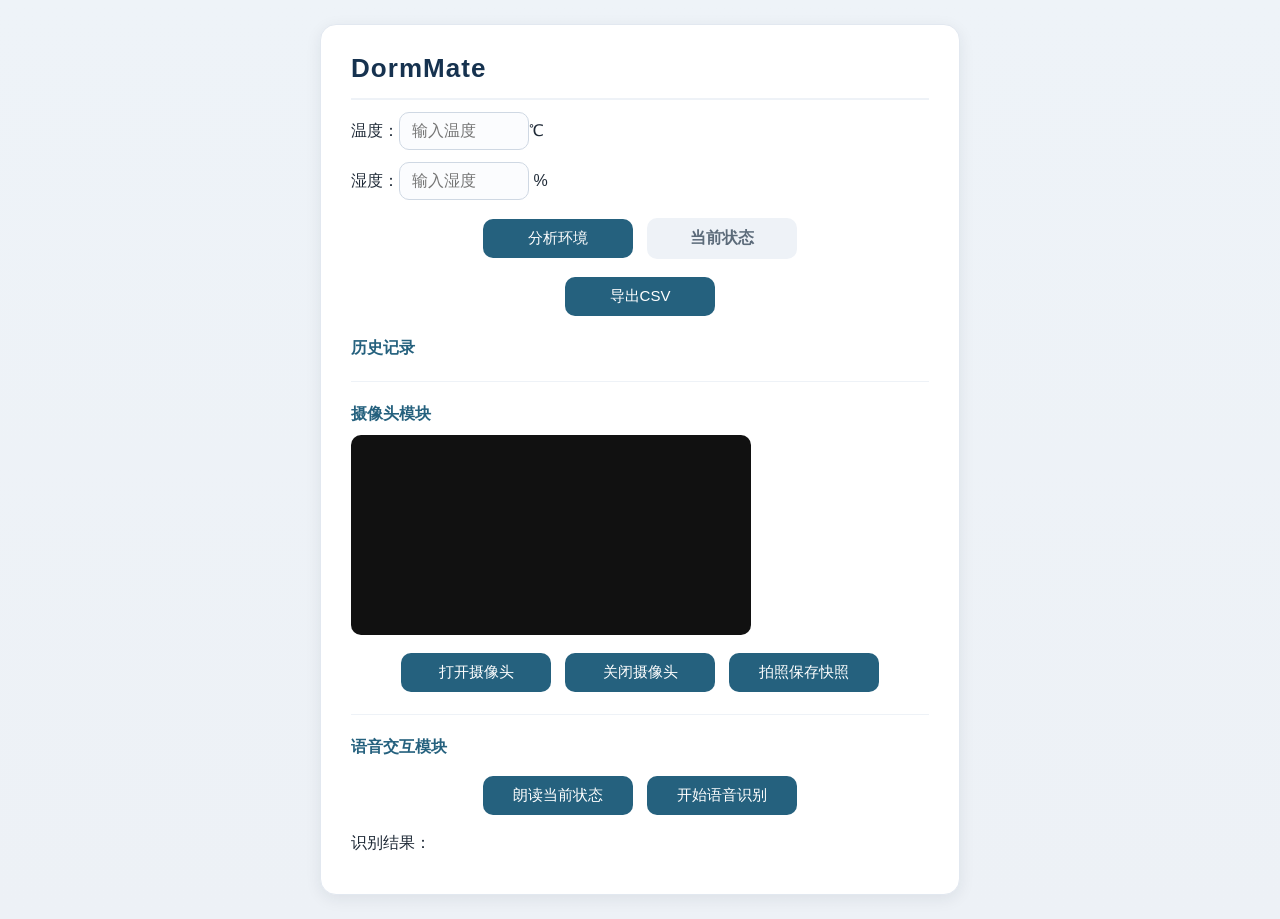
<file: web/index.html>
<!DOCTYPE html>
<html lang="zh-CN">
<head>
    <meta charset="UTF-8">
    <title>DormMate</title>
    <!-- 引入外部css -->
    <link rel="stylesheet" href="style.css">
</head>
<body>
    <div class="card">
        <h1>DormMate</h1>

        <div class="line-item">
            温度：<input type="text" id="tempInput" placeholder="输入温度">℃
        </div>
        <div class="line-item">
            湿度：<input type="text" id="humInput" placeholder="输入湿度"> %
        </div>

        <div class="action-row">
            <button id="analyseBtn">分析环境</button>
            <span class="status-box" id="statusText">当前状态</span>
        </div>
        <div class="line-item">
            <span id="adviceText"></span>
        </div>

        <div class="action-row">
            <button onclick="exportCSV()">导出CSV</button>
        </div>

        <h3>历史记录</h3>
        <div id="historyList"></div>

        <hr>
        <h3>摄像头模块</h3>
        <video id="video" autoplay playsinline width="400"></video>
        <canvas id="canvas" style="display:none;"></canvas>
        <div class="action-row">
            <button id="openCamBtn">打开摄像头</button>
            <button id="closeCamBtn">关闭摄像头</button>
            <button id="takePhotoBtn">拍照保存快照</button>
        </div>

        <hr>
        <h3>语音交互模块</h3>
        <div class="action-row">
            <button id="ttsBtn">朗读当前状态</button>
            <button id="startAsrBtn">开始语音识别</button>
        </div>
        <div class="line-item">
            识别结果：<span id="asrResultText"></span>
        </div>
    </div>

    <!-- 引入js文件 -->
    <script src="script.js"></script>
</body>
</html>
</file>
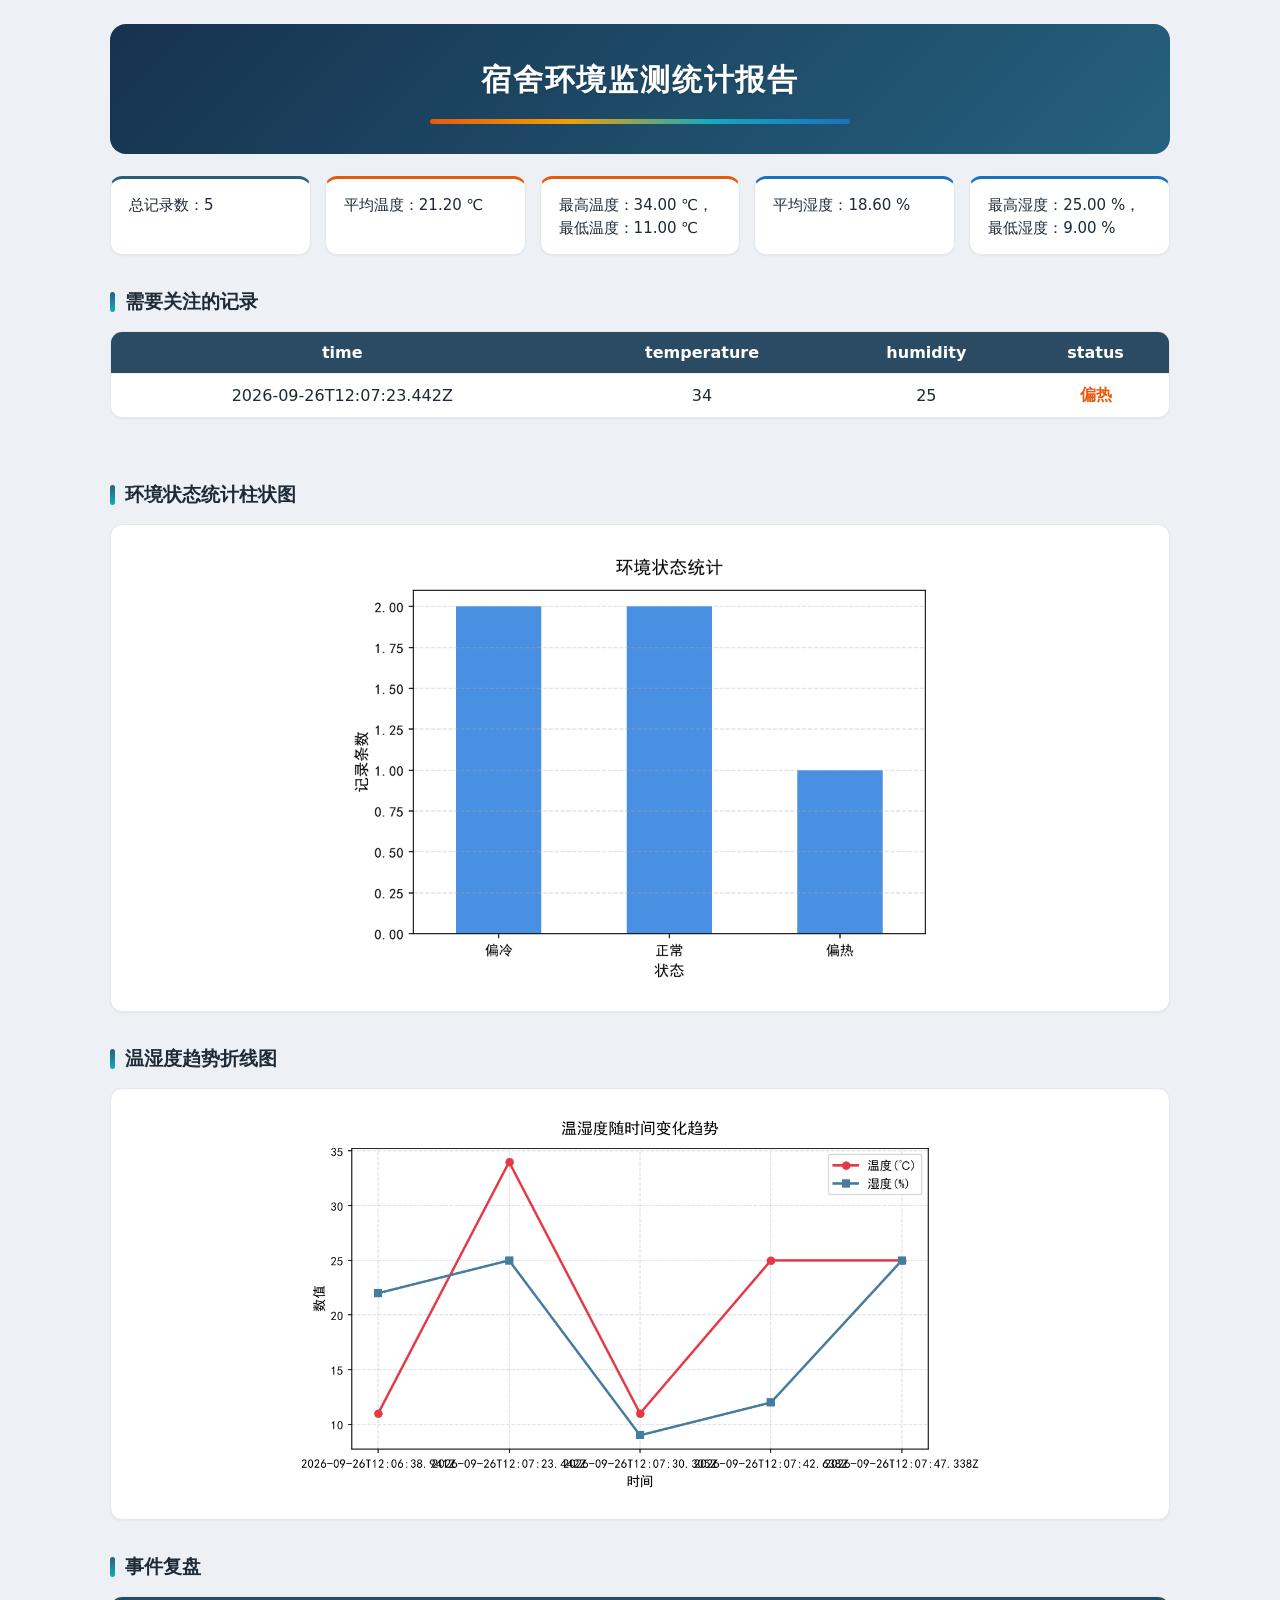
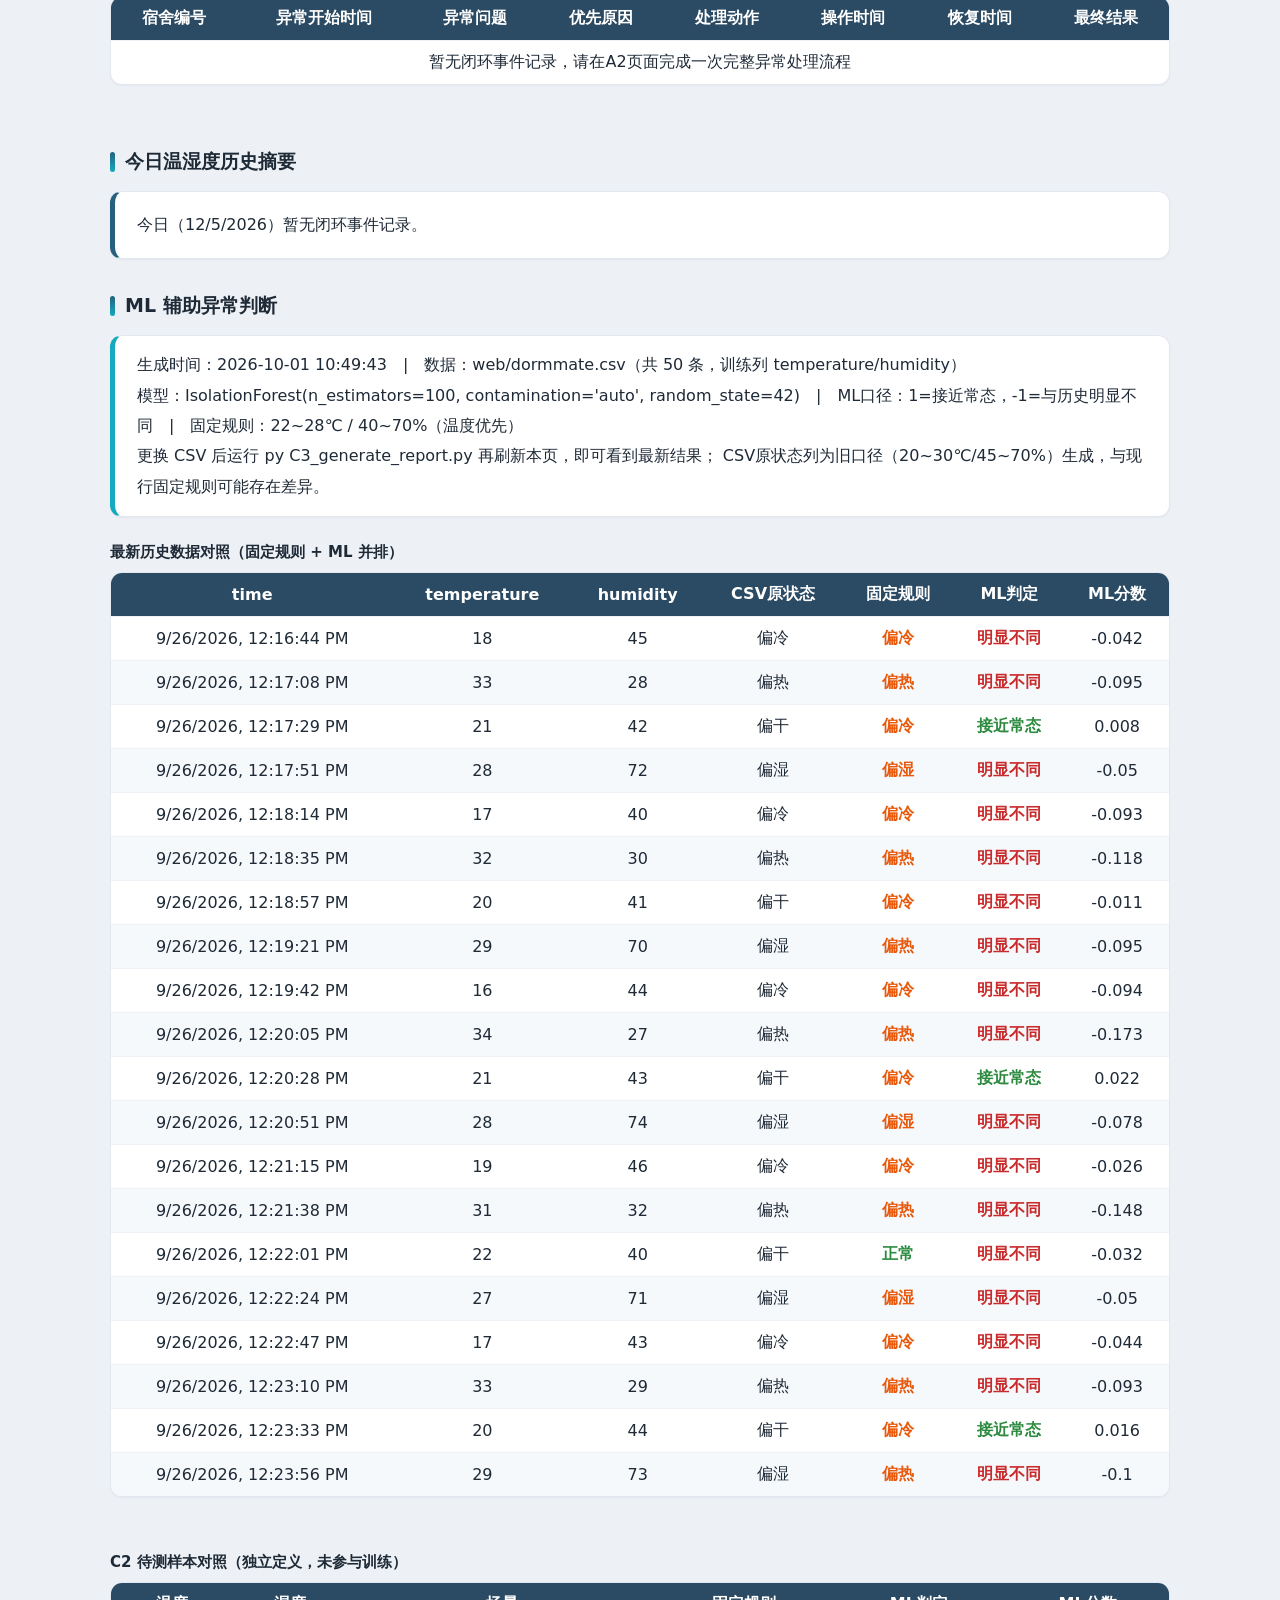
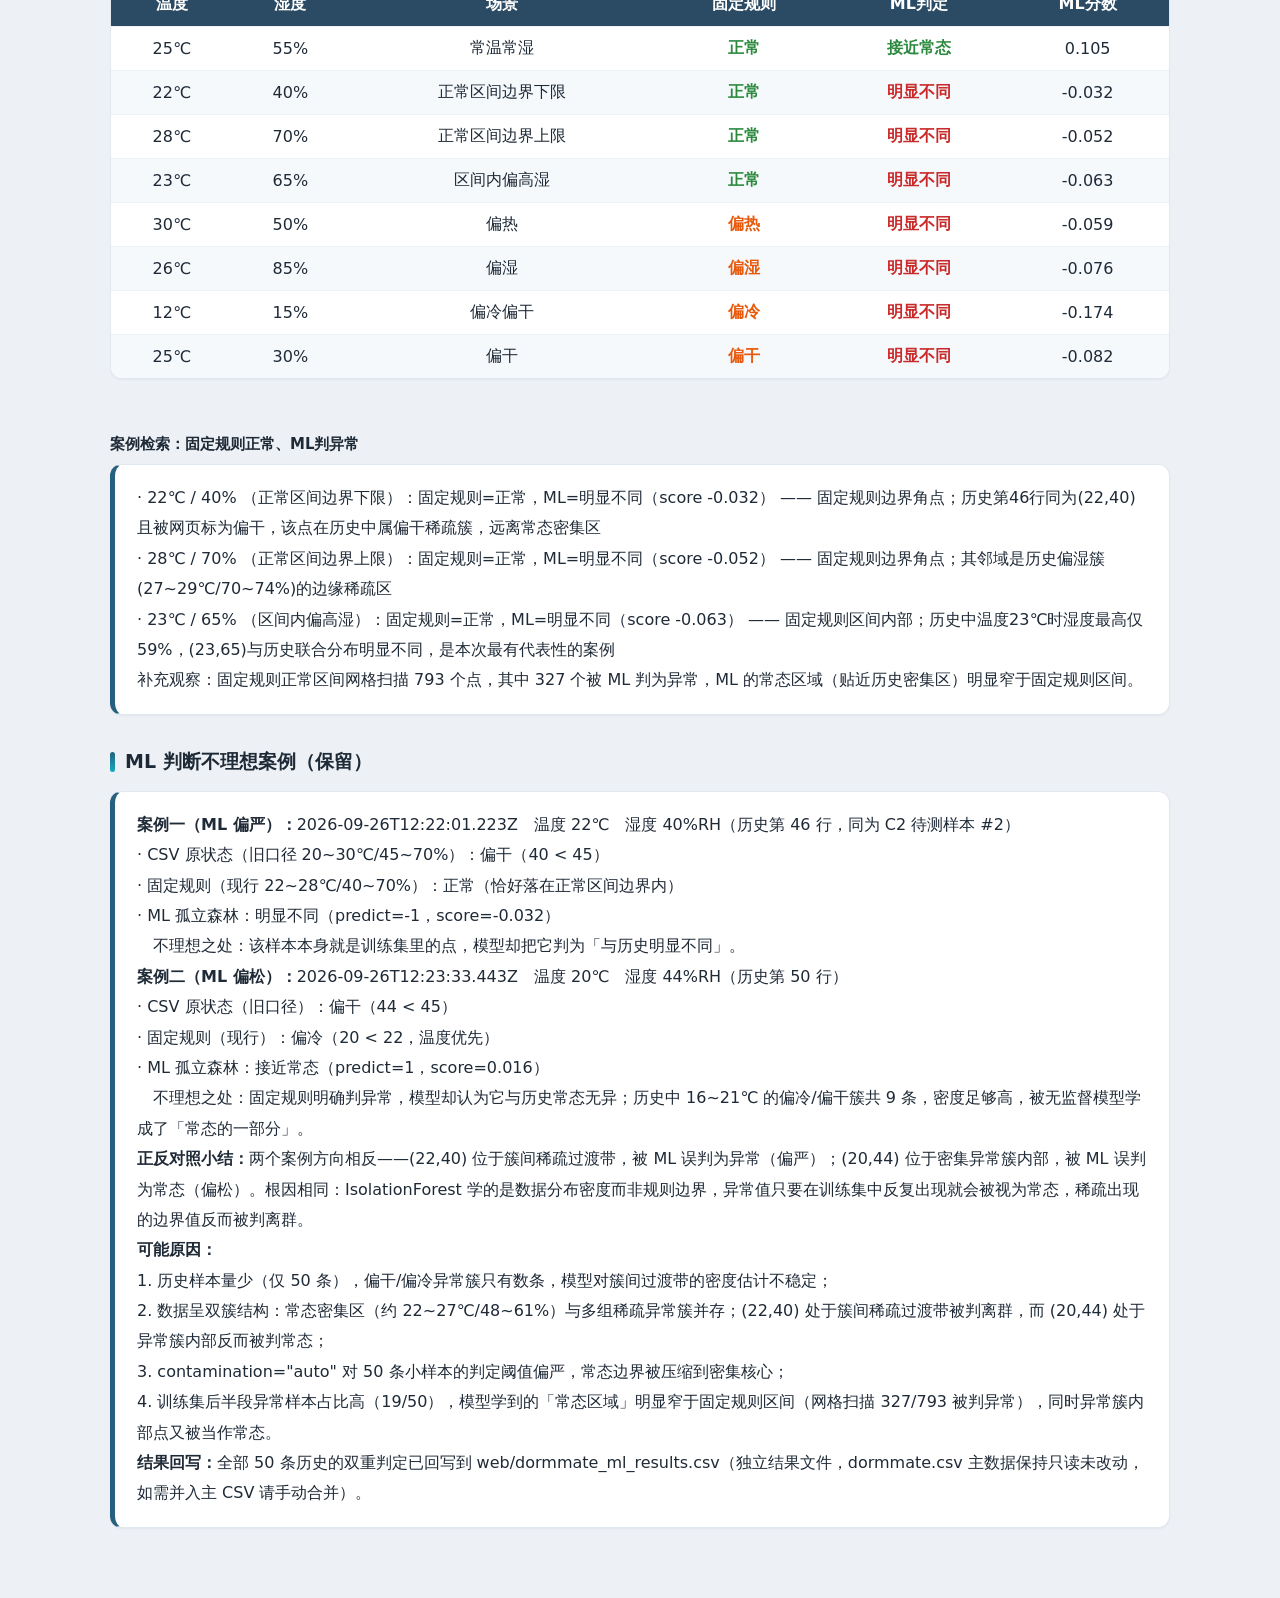
<file: report.html>
<html>
<head>
<meta charset="utf-8">
<title>宿舍环境统计报告</title>
<!-- C3：ML 辅助判断数据文件（由 C3_generate_report.py 生成，纯静态加载，无后端） -->
<script src="report_data.js"></script>
<style>
*{
    box-sizing: border-box;
}
body{
    max-width: 1100px;
    margin: 0 auto;
    padding: 24px 20px 40px;
    font-family: "Segoe UI", "PingFang SC", "Microsoft YaHei", system-ui, sans-serif;
    background-color: #edf1f6;
    color: #1f2a37;
}
/* 报告封面：深蓝渐变横幅 + 温湿度渐变光谱线 */
.report-hero{
    background: linear-gradient(135deg, #16324f 0%, #25617e 100%);
    border-radius: 16px;
    padding: 36px 30px 30px;
    margin-bottom: 22px;
    text-align: center;
}
.report-hero h1{
    margin: 0;
    color: #ffffff;
    font-size: 30px;
    font-weight: 700;
    letter-spacing: .06em;
    text-shadow: 0 1px 2px rgba(0,0,0,.2);
}
.spectrum{
    height: 5px;
    max-width: 420px;
    margin: 18px auto 0;
    border-radius: 3px;
    background: linear-gradient(90deg, #e8590c, #f59f00, #15aabf, #1971c2);
}
.container{
    padding: 0;
}
/* 章节标题：左侧渐变竖条 */
.container h2{
    display: flex;
    align-items: center;
    gap: 10px;
    margin: 34px 0 16px;
    font-size: 19px;
    font-weight: 700;
    color: #1f2a37;
    text-align: left;
}
.container h2::before{
    content: "";
    width: 5px;
    height: 20px;
    border-radius: 3px;
    background: linear-gradient(180deg, #25617e, #15aabf);
}
/* 统计卡片（温度橙 / 湿度蓝 顶边着色） */
.stats-grid{
    display: grid;
    grid-template-columns: repeat(auto-fit, minmax(200px, 1fr));
    gap: 14px;
}
.stats-grid p{
    margin: 0;
    padding: 15px 18px;
    background: #ffffff;
    border: 1px solid #e2e8f0;
    border-top: 3px solid #25617e;
    border-radius: 12px;
    box-shadow: 0 1px 2px rgba(31,42,55,.05);
    font-size: 15px;
    line-height: 1.5;
    font-variant-numeric: tabular-nums;
}
.stats-grid p.stat-temp{
    border-top-color: #e8590c;
}
.stats-grid p.stat-hum{
    border-top-color: #1971c2;
}
/* 数据表格：白色卡片风格 */
.table-scroll{
    overflow-x: auto;
}
table.dataframe{
    width: 100%;
    margin: 0 0 30px;
    border: 1px solid #e2e8f0;
    border-radius: 12px;
    border-collapse: separate;
    border-spacing: 0;
    overflow: hidden;
    background: #ffffff;
    box-shadow: 0 1px 2px rgba(31,42,55,.05);
}
table.dataframe th, table.dataframe td{
    padding: 11px 10px;
    text-align: center;
    white-space: nowrap;
}
table.dataframe th{
    background: #2b4a63;
    color: #ffffff;
    font-weight: 600;
}
table.dataframe td{
    border-top: 1px solid #eef2f7;
    color: #1f2a37;
}
table.dataframe tr:nth-child(even){
    background: #f6f9fc;
}
table.dataframe tbody tr:hover{
    background: #eef5fa;
}
.attention-table td:last-child{
    color: #e8590c;
    font-weight: 600;
}
/* 图表卡片 */
.chart-card{
    background: #ffffff;
    border: 1px solid #e2e8f0;
    border-radius: 12px;
    box-shadow: 0 1px 2px rgba(31,42,55,.05);
    padding: 18px;
    margin-bottom: 30px;
}
.chart-card img{
    display: block;
    max-width: 100%;
    height: auto;
    margin: 0 auto;
    border-radius: 6px;
}
/* ========== B3 今日摘要样式 ========== */
.b3-summary{
    background: #ffffff;
    border: 1px solid #e2e8f0;
    border-left: 5px solid #25617e;
    border-radius: 12px;
    box-shadow: 0 1px 2px rgba(31,42,55,.05);
    padding: 18px 22px;
    margin: 0 0 30px;
    max-width: 100%;
    line-height: 1.9;
    color: #1f2a37;
    text-align: left;
}
@media (max-width: 640px){
    .report-hero h1{
        font-size: 23px;
    }
    .container h2{
        font-size: 17px;
    }
}
/* ========== C3 ML 辅助异常判断样式 ========== */
.ml-model-card{
    background: #ffffff;
    border: 1px solid #e2e8f0;
    border-left: 5px solid #15aabf;
    border-radius: 12px;
    box-shadow: 0 1px 2px rgba(31,42,55,.05);
    padding: 14px 22px;
    margin: 0 0 18px;
    line-height: 1.9;
    color: #1f2a37;
    text-align: left;
}
.ml-sub{
    margin: 26px 0 10px;
    font-size: 15px;
    font-weight: 700;
    color: #1f2a37;
    text-align: left;
}
.rule-normal{color: #2b8a3e; font-weight: 600;}
.rule-warn{color: #e8590c; font-weight: 600;}
.ml-normal{color: #2b8a3e; font-weight: 600;}
.ml-abnormal{color: #c92a2a; font-weight: 600;}
</style>
</head>
<body>
<header class="report-hero">
    <h1>宿舍环境监测统计报告</h1>
    <div class="spectrum" aria-hidden="true"></div>
</header>

<div class="container">
    <div class="stats-grid">
    <p>总记录数：5</p>
    <p class="stat-temp">平均温度：21.20 ℃</p>
    <p class="stat-temp">最高温度：34.00 ℃，最低温度：11.00 ℃</p>
    <p class="stat-hum">平均湿度：18.60 %</p>
    <p class="stat-hum">最高湿度：25.00 %，最低湿度：9.00 %</p>
    </div>

    <h2>需要关注的记录</h2>
    <div class="table-scroll">
    <table class="dataframe attention-table">
      <thead>
        <tr>
          <th>time</th>
          <th>temperature</th>
          <th>humidity</th>
          <th>status</th>
        </tr>
      </thead>
      <tbody>
        <tr>
          <td>2026-09-26T12:07:23.442Z</td>
          <td>34</td>
          <td>25</td>
          <td>偏热</td>
        </tr>
      </tbody>
    </table>
    </div>

    <h2>环境状态统计柱状图</h2>
    <div class="chart-card"><img src="chart.png" width="600"></div>

    <h2>温湿度趋势折线图</h2>
    <div class="chart-card"><img src="trend.png" width="700"></div>

    <!-- ========== A4 事件复盘表格 ========== -->
    <h2>事件复盘</h2>
    <div class="table-scroll">
    <table class="dataframe">
      <thead>
        <tr>
          <th>宿舍编号</th>
          <th>异常开始时间</th>
          <th>异常问题</th>
          <th>优先原因</th>
          <th>处理动作</th>
          <th>操作时间</th>
          <th>恢复时间</th>
          <th>最终结果</th>
        </tr>
      </thead>
      <tbody id="eventTbody">
      </tbody>
    </table>
    </div>

    <!-- ========== B3 今日温湿度历史摘要 ========== -->
    <h2>今日温湿度历史摘要</h2>
    <div id="b3Summary" class="b3-summary"></div>

    <!-- ========== C3 ML 辅助异常判断（读取 report_data.js，纯静态无后端） ========== -->
    <h2>ML 辅助异常判断</h2>
    <div id="mlModelCard" class="ml-model-card"></div>

    <div class="ml-sub">最新历史数据对照（固定规则 + ML 并排）</div>
    <div class="table-scroll">
    <table class="dataframe">
      <thead>
        <tr>
          <th>time</th>
          <th>temperature</th>
          <th>humidity</th>
          <th>CSV原状态</th>
          <th>固定规则</th>
          <th>ML判定</th>
          <th>ML分数</th>
        </tr>
      </thead>
      <tbody id="mlHistoryTbody">
      </tbody>
    </table>
    </div>

    <div class="ml-sub">C2 待测样本对照（独立定义，未参与训练）</div>
    <div class="table-scroll">
    <table class="dataframe">
      <thead>
        <tr>
          <th>温度</th>
          <th>湿度</th>
          <th>场景</th>
          <th>固定规则</th>
          <th>ML判定</th>
          <th>ML分数</th>
        </tr>
      </thead>
      <tbody id="mlTestTbody">
      </tbody>
    </table>
    </div>

    <div class="ml-sub">案例检索：固定规则正常、ML判异常</div>
    <div id="mlCases" class="b3-summary"></div>

    <!-- ========== C4 ML 判断不理想案例（保留，静态文字说明） ========== -->
    <h2>ML 判断不理想案例（保留）</h2>
    <div class="b3-summary">
      <div><b>案例一（ML 偏严）：</b>2026-09-26T12:22:01.223Z　温度 22℃　湿度 40%RH（历史第 46 行，同为 C2 待测样本 #2）</div>
      <div>· CSV 原状态（旧口径 20~30℃/45~70%）：偏干（40 &lt; 45）</div>
      <div>· 固定规则（现行 22~28℃/40~70%）：正常（恰好落在正常区间边界内）</div>
      <div>· ML 孤立森林：明显不同（predict=-1，score=-0.032）</div>
      <div>　不理想之处：该样本本身就是训练集里的点，模型却把它判为「与历史明显不同」。</div>

      <div><b>案例二（ML 偏松）：</b>2026-09-26T12:23:33.443Z　温度 20℃　湿度 44%RH（历史第 50 行）</div>
      <div>· CSV 原状态（旧口径）：偏干（44 &lt; 45）</div>
      <div>· 固定规则（现行）：偏冷（20 &lt; 22，温度优先）</div>
      <div>· ML 孤立森林：接近常态（predict=1，score=0.016）</div>
      <div>　不理想之处：固定规则明确判异常，模型却认为它与历史常态无异；历史中 16~21℃ 的偏冷/偏干簇共 9 条，密度足够高，被无监督模型学成了「常态的一部分」。</div>

      <div><b>正反对照小结：</b>两个案例方向相反——(22,40) 位于簇间稀疏过渡带，被 ML 误判为异常（偏严）；(20,44) 位于密集异常簇内部，被 ML 误判为常态（偏松）。根因相同：IsolationForest 学的是数据分布密度而非规则边界，异常值只要在训练集中反复出现就会被视为常态，稀疏出现的边界值反而被判离群。</div>

      <div><b>可能原因：</b></div>
      <div>1. 历史样本量少（仅 50 条），偏干/偏冷异常簇只有数条，模型对簇间过渡带的密度估计不稳定；</div>
      <div>2. 数据呈双簇结构：常态密集区（约 22~27℃/48~61%）与多组稀疏异常簇并存；(22,40) 处于簇间稀疏过渡带被判离群，而 (20,44) 处于异常簇内部反而被判常态；</div>
      <div>3. contamination="auto" 对 50 条小样本的判定阈值偏严，常态边界被压缩到密集核心；</div>
      <div>4. 训练集后半段异常样本占比高（19/50），模型学到的「常态区域」明显窄于固定规则区间（网格扫描 327/793 被判异常），同时异常簇内部点又被当作常态。</div>
      <div><b>结果回写：</b>全部 50 条历史的双重判定已回写到 web/dormmate_ml_results.csv（独立结果文件，dormmate.csv 主数据保持只读未改动，如需并入主 CSV 请手动合并）。</div>
    </div>
</div>

<script>
// 读取A2页面保存到localStorage的事件记录
function renderEventTable(){
    const records = JSON.parse(localStorage.getItem("eventRecords") || "[]");
    const tbody = document.getElementById("eventTbody");
    tbody.innerHTML = "";
    if(records.length === 0){
        const tr = document.createElement("tr");
        tr.innerHTML = "<td colspan='8'>暂无闭环事件记录，请在A2页面完成一次完整异常处理流程</td>";
        tbody.appendChild(tr);
        return;
    }
    records.forEach(item=>{
        const tr = document.createElement("tr");
        tr.innerHTML = `
            <td>${item.dormId}</td>
            <td>${item.startTime}</td>
            <td>${item.abnormalProblem}</td>
            <td>${item.priorityReason}</td>
            <td>${item.actionText}</td>
            <td>${item.actionTime}</td>
            <td>${item.recoverTime}</td>
            <td>${item.finalResult}</td>
        `;
        tbody.appendChild(tr);
    })
}
// 页面加载完成渲染
window.onload = function(){
    renderEventTable();
}

// ========== B3 今日温湿度历史摘要（只读 localStorage eventRecords，不修改A4代码） ==========
// 判断事件是否为今日：startTime 是 A2 的 toLocaleString 字符串，取日期部分与今日 toLocaleDateString 比对
function isTodayEvent(item){
    const today = new Date().toLocaleDateString();
    const dayPart = (item.startTime || "").split(" ")[0];
    return dayPart === today;
}

// 解析 A2 保存的时间字符串，空值或解析失败返回 null
function parseTime(str){
    if(!str) return null;
    const t = new Date(str);
    return isNaN(t.getTime()) ? null : t.getTime();
}

// 处理时长（分钟），起止时间任一为空/非法则返回 null
function diffMinutes(start, end){
    const a = parseTime(start), b = parseTime(end);
    if(a === null || b === null) return null;
    return Math.round((b - a) / 60000);
}

// B3 渲染：自动筛选今日闭环事件，汇总统计并输出文字摘要
function renderB3Summary(){
    const box = document.getElementById("b3Summary");
    box.innerHTML = "";
    const records = JSON.parse(localStorage.getItem("eventRecords") || "[]");
    const todayEvents = records.filter(isTodayEvent);
    const today = new Date().toLocaleDateString();

    if(todayEvents.length === 0){
        const div = document.createElement("div");
        div.innerText = `今日（${today}）暂无闭环事件记录。`;
        box.appendChild(div);
        return;
    }

    // 按宿舍聚合：事件数、异常类型、处理时长；同时统计类型分布与首/末事件
    const byDorm = {};
    const typeCount = {};
    let firstEv = todayEvents[0], lastEv = todayEvents[0];
    todayEvents.forEach(ev => {
        const d = byDorm[ev.dormId] || (byDorm[ev.dormId] = { count: 0, types: {}, durations: [] });
        d.count++;
        const type = ev.abnormalProblem || "未知";
        d.types[type] = (d.types[type] || 0) + 1;
        typeCount[type] = (typeCount[type] || 0) + 1;
        const m = diffMinutes(ev.startTime, ev.recoverTime);
        if(m !== null) d.durations.push(m);
        // 首起/最近一起：优先按解析后的时间比较，解析失败回退字符串比较
        const key = parseTime(ev.startTime) ?? ev.startTime;
        if(key < (parseTime(firstEv.startTime) ?? firstEv.startTime)) firstEv = ev;
        if(key > (parseTime(lastEv.startTime) ?? lastEv.startTime)) lastEv = ev;
    });

    const addLine = text => {
        const div = document.createElement("div");
        div.innerText = text;
        box.appendChild(div);
    };

    const dormCount = Object.keys(byDorm).length;
    addLine(`今日（${today}）共闭环 ${todayEvents.length} 起异常事件，涉及 ${dormCount} 个宿舍：`);

    // dorm-a/b/c 固定顺序在前，其余宿舍按字母序
    Object.keys(byDorm).sort((x,y) => {
        const order = ["dorm-a","dorm-b","dorm-c"];
        const ix = order.indexOf(x), iy = order.indexOf(y);
        if(ix !== -1 || iy !== -1){
            if(ix === -1) return 1;
            if(iy === -1) return -1;
            return ix - iy;
        }
        return x.localeCompare(y);
    }).forEach(id => {
        const d = byDorm[id];
        const typeText = Object.entries(d.types).map(([t,c]) => t + "×" + c).join("、");
        const avg = d.durations.length > 0 ? Math.round(d.durations.reduce((s,v)=>s+v,0) / d.durations.length) : null;
        const avgText = avg !== null ? `，平均处理时长 ${avg} 分钟` : "";
        addLine(`· ${id}：${d.count} 起（${typeText}）${avgText}`);
    });

    const typeText = Object.entries(typeCount)
        .sort((a,b) => b[1] - a[1])
        .map(([t,c]) => `${t} ${c} 起`).join("、");
    addLine(`今日异常类型分布：${typeText}`);

    const timePart = ev => (ev.startTime || "").split(" ").slice(1).join(" ");
    addLine(`今日首起事件 ${timePart(firstEv)}（${firstEv.dormId} ${firstEv.abnormalProblem}），最近一起 ${timePart(lastEv)}（${lastEv.dormId} ${lastEv.abnormalProblem}）。`);
}

// 页面加载立即渲染（脚本位于 body 末尾，DOM 已就绪）
renderB3Summary();
// 其他标签页（如A2页面）写入 eventRecords 时自动刷新摘要
window.addEventListener("storage", function(e){
    if(e.key === "eventRecords") renderB3Summary();
});
// ==============================================================

// ========== C3 ML 辅助异常判断（数据来自 report_data.js，纯静态加载） ==========
function fmtTime(t){
    const d = new Date(t);
    return isNaN(d.getTime()) ? t : d.toLocaleString();
}
function mlCell(v){
    return v === 1
        ? '<span class="ml-normal">接近常态</span>'
        : '<span class="ml-abnormal">明显不同</span>';
}
function ruleCell(r){
    const cls = r === "正常" ? "rule-normal" : "rule-warn";
    return `<span class="${cls}">${r}</span>`;
}
function renderMLModule(){
    const d = window.REPORT_DATA;
    const card = document.getElementById("mlModelCard");
    if(!d){
        card.innerHTML = "未找到 report_data.js：请先运行 <b>py C3_generate_report.py</b> 生成数据，再刷新本页。";
        return;
    }

    card.innerHTML = `
        生成时间：${d.generated_at}　|　数据：${d.csv}（共 ${d.train_rows} 条，训练列 temperature/humidity）<br>
        模型：${d.model}　|　ML口径：1=接近常态，-1=与历史明显不同　|　固定规则：22~28℃ / 40~70%（温度优先）<br>
        更换 CSV 后运行 py C3_generate_report.py 再刷新本页，即可看到最新结果；
        CSV原状态列为旧口径（20~30℃/45~70%）生成，与现行固定规则可能存在差异。`;

    // 表1：最新历史数据对照（回顾性打分：模型基于全量历史训练）
    const ht = document.getElementById("mlHistoryTbody");
    ht.innerHTML = "";
    d.history.forEach(r=>{
        const tr = document.createElement("tr");
        tr.innerHTML = `
            <td>${fmtTime(r.time)}</td>
            <td>${r.temperature}</td>
            <td>${r.humidity}</td>
            <td>${r.csv_status}</td>
            <td>${ruleCell(r.rule)}</td>
            <td>${mlCell(r.ml)}</td>
            <td>${r.ml_score}</td>`;
        ht.appendChild(tr);
    });

    // 表2：C2 待测样本对照（独立定义、未参与训练）
    const tt = document.getElementById("mlTestTbody");
    tt.innerHTML = "";
    d.test_samples.forEach(r=>{
        const tr = document.createElement("tr");
        tr.innerHTML = `
            <td>${r.temp}℃</td>
            <td>${r.hum}%</td>
            <td>${r.desc}</td>
            <td>${ruleCell(r.rule)}</td>
            <td>${mlCell(r.ml)}</td>
            <td>${r.ml_score}</td>`;
        tt.appendChild(tr);
    });

    // 案例检索
    const box = document.getElementById("mlCases");
    box.innerHTML = "";
    if(d.cases.length === 0){
        box.innerText = "本次未找到「固定规则判定正常、ML判定异常」的案例（如实记录）。";
    }else{
        d.cases.forEach(c=>{
            const div = document.createElement("div");
            div.innerText = `· ${c.temp}℃ / ${c.hum}% （${c.desc}）：固定规则=正常，ML=明显不同（score ${c.ml_score}）` +
                (c.note ? ` —— ${c.note}` : "");
            box.appendChild(div);
        });
        const g = document.createElement("div");
        g.innerText = `补充观察：固定规则正常区间网格扫描 ${d.grid.total} 个点，其中 ${d.grid.anomaly} 个被 ML 判为异常，` +
            `ML 的常态区域（贴近历史密集区）明显窄于固定规则区间。`;
        box.appendChild(g);
    }
}
// 页面加载立即渲染
renderMLModule();
// ==============================================================
</script>
</body>
</html>
</file>
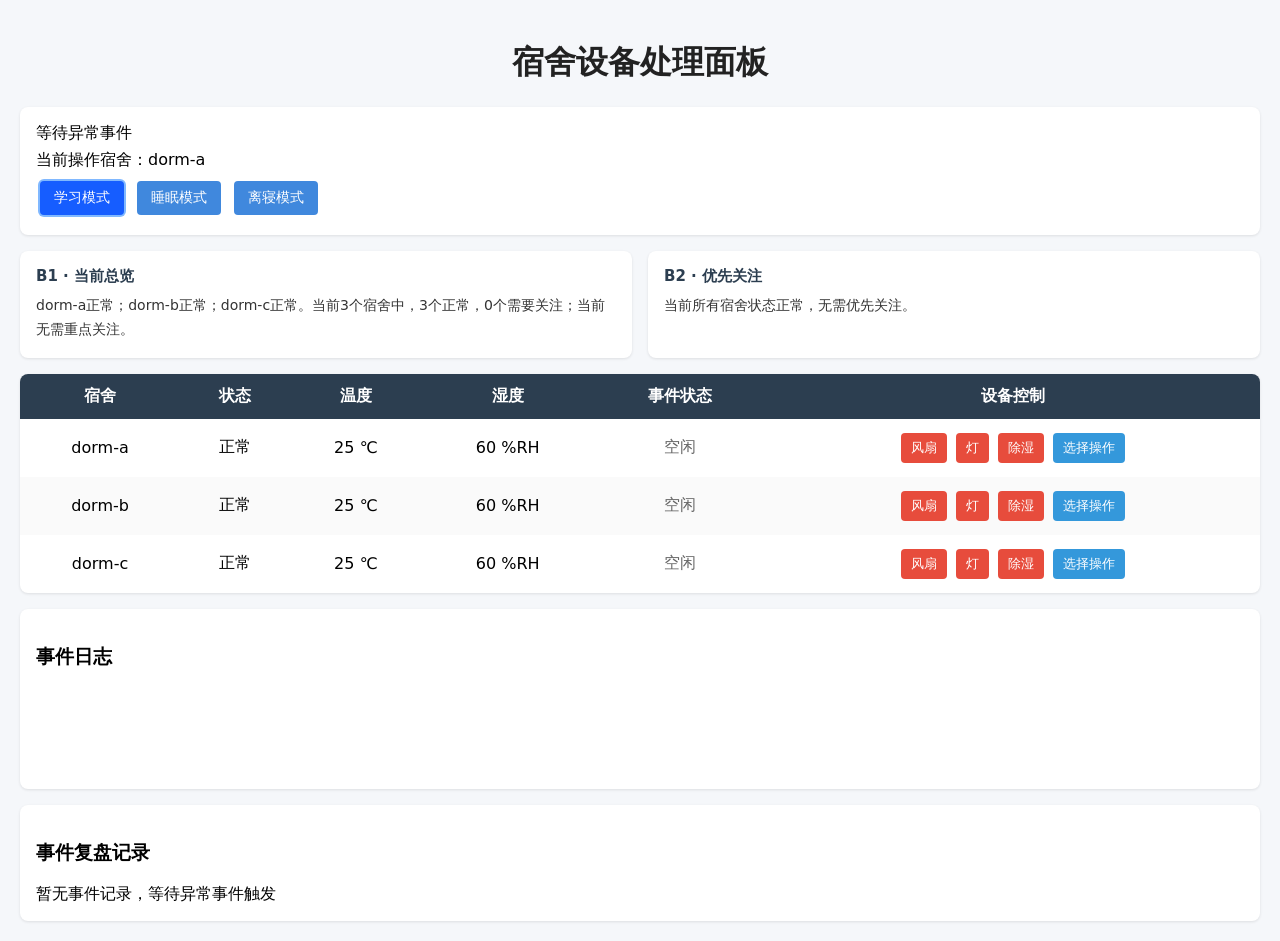
<file: web/A2.html>
<!DOCTYPE html>
<html lang="zh-CN">
<head>
    <meta charset="UTF-8">
    <title>A2 宿舍设备处理面板</title>
    <style>
        *{box-sizing:border-box;font-family:system-ui,sans-serif;}
        body{padding:20px;margin:0;background:#f5f7fa;}
        h1{text-align:center;color:#222;}
        .state-box{background:#fff;padding:16px;border-radius:8px;margin-bottom:16px;box-shadow:0 1px 3px #0000001a;}
        .mode-buttons button{padding:8px 14px;margin:4px;border:none;border-radius:4px;background:#4088dd;color:white;font-size:14px;cursor:pointer;}
        .mode-buttons button.active{
            background:#165DFF !important;
            box-shadow:0 0 0 2px #80b8ff;
        }
        table{width:100%;border-collapse:collapse;background:#fff;border-radius:8px;overflow:hidden;box-shadow:0 1px 3px #0000001a;margin-bottom:16px;}
        th,td{padding:12px;text-align:center;}
        th{background:#2c3e50;color:#fff;}
        tr:nth-child(even){background:#fafafa;}
        button{padding:6px 10px;margin:2px;border:none;border-radius:4px;color:#fff;cursor:pointer;font-size:13px;}
        .btn-fan{background:#e74c3c;}
        .btn-light{background:#e74c3c;}
        .btn-dehumid{background:#e74c3c;}
        /* =====新增绿色按钮样式===== */
        .btn-fan-on{background:#27ae60;}
        .btn-light-on{background:#27ae60;}
        .btn-dehumid-on{background:#27ae60;}
        .log-area{background:#fff;padding:16px;border-radius:8px;box-shadow:0 1px 3px #0000001a;min-height:180px;}
        /* A3事件状态文字颜色 */
        .status-idle{color:#666;}
        .status-handling{color:#ff9900;font-weight:bold;}
        .status-recovered{color:#00aa44;font-weight:bold;}
        /* ========= A4新增复盘面板样式 ========= */
        .event-panel{background:#fff;padding:16px;border-radius:8px;box-shadow:0 1px 3px #0000001a;margin-top:16px;}
        .event-item{border-bottom:1px solid #eee;padding:10px 0;}
        /* ========= B1/B2新增面板样式 ========= */
        .b-panel{display:flex;flex-wrap:wrap;gap:16px;margin-bottom:16px;}
        .b-card{flex:1;min-width:280px;background:#fff;padding:16px;border-radius:8px;box-shadow:0 1px 3px #0000001a;}
        .b-card h3{margin:0 0 8px;color:#2c3e50;font-size:15px;}
        .b-text{color:#333;line-height:1.7;font-size:14px;min-height:48px;word-break:break-all;}
    </style>
</head>
<body>
    <h1>宿舍设备处理面板</h1>

    <div class="state-box">
        <div>等待异常事件</div>
        <div style="margin:6px 0;" id="currentDormShow">事件状态: 等待</div>
        <div class="mode-buttons">
            <button id="btnStudy">学习模式</button>
            <button id="btnSleep">睡眠模式</button>
            <button id="btnAway">离寝模式</button>
        </div>
    </div>

    <!-- ========= B1/B2新增：实时总览与优先关注面板 ========= -->
    <div class="b-panel">
        <div class="b-card">
            <h3>B1 · 当前总览</h3>
            <div id="b1Text" class="b-text">数据加载中…</div>
        </div>
        <div class="b-card">
            <h3>B2 · 优先关注</h3>
            <div id="b2Text" class="b-text">数据加载中…</div>
        </div>
    </div>

    <table>
        <thead>
            <tr>
                <th>宿舍</th>
                <th>状态</th>
                <th>温度</th>
                <th>湿度</th>
                <th>事件状态</th>
                <th>设备控制</th>
            </tr>
        </thead>
        <tbody id="tableBody">
            <!-- 表格内容JS渲染 -->
        </tbody>
    </table>

    <div class="log-area">
        <h3>事件日志</h3>
        <div id="logBox"></div>
    </div>

    <!-- ========= A4新增：事件复盘记录面板 ========= -->
    <div class="event-panel">
        <h3>事件复盘记录</h3>
        <div id="eventBox"></div>
    </div>

<script src="mqtt.min.js"></script>
<script>
// 初始化宿舍状态，新增processStatus：idle空闲 / handling处理中 / recovered已恢复
const dormStatusData = {
    "dorm-a": {
        fan: false,
        light: false,
        dehumidifier: false,
        status: "正常",
        temp: 25,
        hum: 60,
        mode:"study",
        processStatus:"idle"
    },
    "dorm-b": {
        fan: false,
        light: false,
        dehumidifier: false,
        status: "正常",
        temp: 25,
        hum: 60,
        mode:"study",
        processStatus:"idle"
    },
    "dorm-c": {
        fan: false,
        light: false,
        dehumidifier: false,
        status: "正常",
        temp: 25,
        hum: 60,
        mode:"study",
        processStatus:"idle"
    }
};
// 当前选中用来切换模式的宿舍
let selectedDorm = "dorm-a";

// ===================== A4 新增全局事件存储 =====================
let eventList = [];

// 获取当前宿舍正在进行的事件（一个宿舍同一时间只能有1个未结束事件）
function getActiveEvent(dormId) {
    return eventList.find(ev => ev.dorm === dormId && ev.endTime === null);
}

// 创建新事件记录
function createNewEvent(dormId, abnormalMsg) {
    const newEvent = {
        dorm: dormId,
        startTime: new Date().toLocaleString(),
        abnormalInfo: abnormalMsg,
        priorityReason: "连续异常时长更长，优先处理",
        actionList: [],
        actionTimeList: [],
        endTime: null,
        finalResult: ""
    };
    eventList.push(newEvent);
    renderEventPanel();
    return newEvent;
}

// 【A4核心】把完整闭环事件保存到localStorage，供report.html读取
function saveEventToLocalStorage(finishEvent){
    // 读取已有记录
    let savedRecords = JSON.parse(localStorage.getItem("eventRecords") || "[]");
    // 组装老师要求的7个字段
    const storeItem = {
        dormId: finishEvent.dorm,
        startTime: finishEvent.startTime,
        abnormalProblem: finishEvent.abnormalInfo,
        priorityReason: finishEvent.priorityReason,
        actionText: finishEvent.actionList.join("；"),
        actionTime: finishEvent.actionTimeList.join("；"),
        recoverTime: finishEvent.endTime,
        finalResult: finishEvent.finalResult
    }
    savedRecords.push(storeItem);
    localStorage.setItem("eventRecords", JSON.stringify(savedRecords));
}

// 渲染A4复盘面板
function renderEventPanel() {
    const box = document.getElementById("eventBox");
    box.innerHTML = "";
    if (eventList.length === 0) {
        box.innerHTML = "<div>暂无事件记录，等待异常事件触发</div>";
        return;
    }
    eventList.forEach(ev => {
        const div = document.createElement("div");
        div.className = "event-item";
        const actionText = ev.actionList.length > 0 ? ev.actionList.join("；") : "无";
        const actionTimeText = ev.actionTimeList.length > 0 ? ev.actionTimeList.join("；") : "无";
        div.innerHTML = `
            <div><strong>宿舍：${ev.dorm}</strong></div>
            <div>开始时间：${ev.startTime}</div>
            <div>异常信息：${ev.abnormalInfo}</div>
            <div>优先原因：${ev.priorityReason}</div>
            <div>处理动作：${actionText}</div>
            <div>动作时间：${actionTimeText}</div>
            <div>恢复时间：${ev.endTime ?? "仍在处理中"}</div>
            <div>最终结果：${ev.finalResult ?? "等待数据验证"}</div>
        `;
        box.appendChild(div);
    })
}
// ==============================================================

// 【A4补充】闭环事件：标记恢复时间与结果并持久化保存（A3恢复验证与正常报文自动闭环共用）
function closeActiveEvent(dormId){
    const ev = getActiveEvent(dormId);
    if(!ev) return;
    ev.endTime = new Date().toLocaleString();
    ev.finalResult = "环境指标恢复正常，事件闭环";
    saveEventToLocalStorage(ev);
    addLog(`${new Date().toLocaleTimeString()} | ${dormId} | 事件闭环，已保存复盘记录`);
    renderEventPanel();
}

// MQTT客户端
const client = mqtt.connect('ws://127.0.0.1:8083/mqtt');
client.on('connect', ()=>{
    console.log("A2 MQTT连接成功");
    client.subscribe('dormmate/+/env');
    client.subscribe('dormmate/mode');
})

// A3核心函数：收到新环境数据，自动判断是否恢复
function checkRecover(dormId, newTemp, newHum){
    const dorm = dormStatusData[dormId];
    // 只有处于【处理中】状态才执行判断
    if(dorm.processStatus !== "handling") return;

    // 正常区间：温度22~28℃，湿度40~70%RH
    const isNormal = (newTemp >= 22 && newTemp <= 28) && (newHum >= 40 && newHum <=70);
    if(isNormal){
        dorm.processStatus = "recovered";
        dorm.status = "正常";
        addLog(`${new Date().toLocaleTimeString()} | ${dormId} | 监测到数据恢复正常，事件结束`);
        // ========= A4：事件标记结束，写入恢复结果并持久化存储 =========
        closeActiveEvent(dormId);
    }else{
        addLog(`${new Date().toLocaleTimeString()} | ${dormId} | 数据仍异常，继续监测`);
    }
}

// 接收环境数据
client.on('message', function(topic, payload){
    try{
        // 只处理 /env 环境主题，忽略模式等其他主题，防止误生成事件
        if(!topic.endsWith("/env")) return;
        let msg = JSON.parse(payload.toString());
        // 过滤无效数据：缺少nodeId或status的报文不处理
        if(!msg || !msg.nodeId || !msg.status) return;
        const dorm = dormStatusData[msg.nodeId];
        if(!dorm) return;
        // 兼容两种报文字段：temp/hum（A模块）与 temperature/humidity（旧M5）
        const temp = msg.temp ?? msg.temperature;
        const hum = msg.hum ?? msg.humidity;
        dorm.status = msg.status;
        // 温湿度不是数字时保留上一次的值，避免显示undefined
        if(typeof temp === "number") dorm.temp = temp;
        if(typeof hum === "number") dorm.hum = hum;
        // A3：收到新数据，调用恢复判断
        checkRecover(msg.nodeId, temp, hum);
        // ========= A4：收到正常报文，未闭环事件标记恢复并闭环 =========
        if(msg.status === "正常"){
            closeActiveEvent(msg.nodeId);
        }
        // ========= A4：检测到异常，新建事件 =========
        if(msg.status !== "正常" && dorm.processStatus === "idle" && !getActiveEvent(msg.nodeId)){
            createNewEvent(msg.nodeId, msg.status);
        }
        renderTable();
        renderEventPanel();
    }catch(e){
        console.error(e);
    }
})

// 渲染表格
function renderTable(){
    const tb = document.getElementById("tableBody");
    tb.innerHTML = "";
    for(let id in dormStatusData){
        const d = dormStatusData[id];
        // 状态文字和class
        let statusText, statusClass;
        if(d.processStatus === "idle"){
            statusText = "空闲"; statusClass = "status-idle";
        }else if(d.processStatus === "handling"){
            statusText = "处理中"; statusClass = "status-handling";
        }else{
            statusText = "已恢复"; statusClass = "status-recovered";
        }
        const tr = document.createElement("tr");
        tr.innerHTML = `
            <td>${id}</td>
            <td>${d.status}</td>
            <td>${d.temp} ℃</td>
            <td>${d.hum} %RH</td>
            <td><span class="${statusClass}">${statusText}</span></td>
            <td>
                <button class="${d.fan ? 'btn-fan-on' : 'btn-fan'}" onclick="fanControl('${id}')">风扇</button>
                <button class="${d.light ? 'btn-light-on' : 'btn-light'}" onclick="lightControl('${id}')">灯</button>
                <button class="${d.dehumidifier ? 'btn-dehumid-on' : 'btn-dehumid'}" onclick="dehumidControl('${id}')">除湿</button>
                <button onclick="selectOperateDorm('${id}')" style="background:#3498db;">选择操作</button>
            </td>
        `
        tb.appendChild(tr);
    }
}

// 选中要操作模式的宿舍
function selectOperateDorm(dormId){
    selectedDorm = dormId;
    document.getElementById("currentDormShow").innerText = "当前操作宿舍：" + dormId;
    refreshModeButtonUI();
}

// 模式按钮事件
document.getElementById("btnStudy").onclick = function(){
    dormStatusData[selectedDorm].mode = "study";
    client.publish("dormmate/mode", JSON.stringify({
        nodeId: selectedDorm,
        mode:"study"
    }));
    addLog(`${new Date().toLocaleTimeString()} | ${selectedDorm} | 切换【学习模式】`);
    refreshModeButtonUI();
}
document.getElementById("btnSleep").onclick = function(){
    dormStatusData[selectedDorm].mode = "sleep";
    client.publish("dormmate/mode", JSON.stringify({
        nodeId: selectedDorm,
        mode:"sleep"
    }));
    addLog(`${new Date().toLocaleTimeString()} | ${selectedDorm} | 切换【睡眠模式】`);
    refreshModeButtonUI();
}
document.getElementById("btnAway").onclick = function(){
    const dorm = dormStatusData[selectedDorm];
    dorm.mode = "away";
    //离寝模式，自动关闭全部设备
    dorm.fan = false;
    dorm.light = false;
    dorm.dehumidifier = false;
    client.publish("dormmate/control", JSON.stringify({nodeId:selectedDorm, device:"fan", state:false}));
    client.publish("dormmate/control", JSON.stringify({nodeId:selectedDorm, device:"light", state:false}));
    client.publish("dormmate/control", JSON.stringify({nodeId:selectedDorm, device:"dehumidifier", state:false}));
    client.publish("dormmate/mode", JSON.stringify({
        nodeId: selectedDorm,
        mode:"away"
    }));
    addLog(`${new Date().toLocaleTimeString()} | ${selectedDorm} | 切换【离寝模式】，自动关闭全部设备`);
    refreshModeButtonUI();
    renderTable();
}

// 更新模式按钮高亮
function refreshModeButtonUI(){
    document.querySelectorAll(".mode-buttons button").forEach(btn=>btn.classList.remove("active"));
    const m = dormStatusData[selectedDorm].mode;
    if(m === "study") document.getElementById("btnStudy").classList.add("active");
    if(m === "sleep") document.getElementById("btnSleep").classList.add("active");
    if(m === "away") document.getElementById("btnAway").classList.add("active");
}

// 风扇控制
function fanControl(dormId){
    const dorm = dormStatusData[dormId];
    dorm.fan = !dorm.fan;
    client.publish("dormmate/control", JSON.stringify({
        nodeId:dormId,
        device:"fan",
        state:dorm.fan
    }));
    const text = dorm.fan ? "开启风扇" : "关闭风扇";
    addLog(`${new Date().toLocaleTimeString()} | ${dormId} | ${text}`);
    // A3：开启设备 → 标记为处理中；关闭设备不触发事件
    if(dorm.fan){
        dorm.processStatus = "handling";
        addLog(`${new Date().toLocaleTimeString()} | ${dormId} | 进入【处理中】，等待新数据验证恢复`);
        // A4：把本次操作存入事件记录，附带操作时间
        const ev = getActiveEvent(dormId);
        if(ev) {
            ev.actionList.push("开启风扇");
            ev.actionTimeList.push(new Date().toLocaleString());
        }
        renderEventPanel();
    }
    renderTable();
}
// 灯控制
function lightControl(dormId){
    const dorm = dormStatusData[dormId];
    dorm.light = !dorm.light;
    client.publish("dormmate/control", JSON.stringify({
        nodeId:dormId,
        device:"light",
        state:dorm.light
    }));
    const text = dorm.light ? "开启灯" : "关闭灯";
    addLog(`${new Date().toLocaleTimeString()} | ${dormId} | ${text}`);
    if(dorm.light){
        dorm.processStatus = "handling";
        addLog(`${new Date().toLocaleTimeString()} | ${dormId} | 进入【处理中】，等待新数据验证恢复`);
        // A4：记录动作+时间
        const ev = getActiveEvent(dormId);
        if(ev) {
            ev.actionList.push("开启灯光");
            ev.actionTimeList.push(new Date().toLocaleString());
        }
        renderEventPanel();
    }
    renderTable();
}
// 除湿控制
function dehumidControl(dormId){
    const dorm = dormStatusData[dormId];
    dorm.dehumidifier = !dorm.dehumidifier;
    client.publish("dormmate/control", JSON.stringify({
        nodeId:dormId,
        device:"dehumidifier",
        state:dorm.dehumidifier
    }));
    const text = dorm.dehumidifier ? "开启除湿" : "关闭除湿";
    addLog(`${new Date().toLocaleTimeString()} | ${dormId} | ${text}`);
    if(dorm.dehumidifier){
        dorm.processStatus = "handling";
        addLog(`${new Date().toLocaleTimeString()} | ${dormId} | 进入【处理中】，等待新数据验证恢复`);
        // A4：记录动作+时间
        const ev = getActiveEvent(dormId);
        if(ev) {
            ev.actionList.push("开启除湿器");
            ev.actionTimeList.push(new Date().toLocaleString());
        }
        renderEventPanel();
    }
    renderTable();
}

// 添加日志
function addLog(text){
    const logBox = document.getElementById("logBox");
    const div = document.createElement("div");
    div.innerText = text;
    logBox.appendChild(div);
}

// 页面初始化
window.onload = function(){
    renderTable();
    selectOperateDorm("dorm-a");
    renderEventPanel();
}

// ============ B1/B2 追加模块（只读 dormStatusData，不修改任何现有代码） ============
const B_DORMS = Object.keys(dormStatusData);

// B模块独立状态：lastStatus 检测迁移 / abnormalStartAt 异常起始时间戳 / errCount 异常次数
const bState = {};
B_DORMS.forEach(id => {
    bState[id] = { lastStatus: dormStatusData[id].status, abnormalStartAt: null, errCount: 0 };
});

// 每秒检测状态迁移（唯一写 bState 的地方）
function detectBTransitions(){
    B_DORMS.forEach(id => {
        const s = bState[id];
        const cur = dormStatusData[id].status;
        if(cur === "正常"){
            if(s.lastStatus !== "正常") s.abnormalStartAt = null;   // 异常→正常：清计时
        }else{
            if(s.lastStatus === "正常"){
                s.abnormalStartAt = Date.now();                     // 正常→异常：开始计时 + 计数
                s.errCount++;
            }
            // 异常→另一异常：保留计时（持续异常，与A1语义一致）
        }
        s.lastStatus = cur;
    });
}

// 异常宿舍排序数组：时长降序 → 异常次数降序 → nodeId 升序
function getAbnormalRanking(){
    const list = B_DORMS.map(id => ({
        dormId: id,
        status: dormStatusData[id].status,
        processStatus: dormStatusData[id].processStatus,
        durationMs: bState[id].abnormalStartAt !== null ? Date.now() - bState[id].abnormalStartAt : 0,
        errCount: bState[id].errCount
    })).filter(x => x.status !== "正常");
    list.sort((a,b) => {
        if(b.durationMs !== a.durationMs) return b.durationMs - a.durationMs;
        if(b.errCount !== a.errCount) return b.errCount - a.errCount;
        return a.dormId.localeCompare(b.dormId);
    });
    return list;
}

// 时长文本："刚出现"（不足1分钟）| "X分钟"
function fmtDuration(ms){
    const minutes = Math.floor(ms / 60000);
    return minutes < 1 ? "刚出现" : minutes + "分钟";
}

// B1 逐宿舍枚举短语："dorm-a正常" | "dorm-b已持续偏热20分钟（处理中）" | "dorm-c刚出现偏湿"
function fmtB1DormPhrase(id){
    const d = dormStatusData[id];
    if(d.status === "正常") return id + "正常";
    let text;
    if(bState[id].abnormalStartAt === null){
        text = id + "刚出现" + d.status;
    }else{
        const dur = fmtDuration(Date.now() - bState[id].abnormalStartAt);
        text = dur === "刚出现" ? id + "刚出现" + d.status : id + "已持续" + d.status + dur;
    }
    if(d.processStatus === "handling") text += "（处理中）";
    return text;
}

// B1 重点句尾巴短语："dorm-c出现偏湿"（无时长）
function fmtRestAbnormalPhrase(x){
    return x.dormId + "出现" + x.status;
}

// B2 顶宿舍短语："已连续偏热20分钟" | "刚出现偏湿"
function fmtB2TopPhrase(x){
    return x.durationMs < 60000 ? "刚出现" + x.status : "已连续" + x.status + fmtDuration(x.durationMs);
}

// B2 其余异常宿舍短语："dorm-c虽然偏湿，但仅持续5分钟" | "dorm-c虽然偏湿，但刚出现"
function fmtB2RestPhrase(x){
    return x.dormId + "虽然" + x.status + "，但" + (x.durationMs < 60000 ? "刚出现" : "仅持续" + fmtDuration(x.durationMs));
}

// B1 当前总览文本（逐宿舍枚举 + 统计 + 重点句）
function renderB1(){
    const list = getAbnormalRanking();
    const total = B_DORMS.length;
    const abn = list.length;
    const nor = total - abn;
    const phrases = B_DORMS.map(fmtB1DormPhrase).join("；");
    let key;
    if(abn === 0){
        key = "当前无需重点关注";
    }else if(abn === 1){
        key = list[0].dormId + "是当前重点";
    }else{
        key = list[0].dormId + "持续异常时间更长，是当前重点";
        key += "，" + list.slice(1).map(fmtRestAbnormalPhrase).join("，");
    }
    const text = phrases + "。当前" + total + "个宿舍中，" + nor + "个正常，" + abn + "个需要关注；" + key + "。";
    const el = document.getElementById("b1Text");
    if(el.innerText !== text) el.innerText = text;
}

// B2 优先关注文本（排序对比异常持续时长）
function renderB2(){
    const list = getAbnormalRanking();
    const el = document.getElementById("b2Text");
    let text;
    if(list.length === 0){
        text = "当前所有宿舍状态正常，无需优先关注。";
    }else{
        text = "优先关注" + list[0].dormId + "：" + fmtB2TopPhrase(list[0]);
        const rest = list.slice(1).map(fmtB2RestPhrase);
        if(rest.length > 0) text += "；" + rest.join("；");
        const normalIds = B_DORMS.filter(id => dormStatusData[id].status === "正常");
        if(normalIds.length > 0) text += "；" + normalIds.join("、") + "当前正常。";
        else text += "。";
    }
    if(el.innerText !== text) el.innerText = text;
}

// 每秒：检测状态迁移 + 刷新文本（时长自动增长，不依赖新报文）
setInterval(function(){
    detectBTransitions();
    renderB1();
    renderB2();
}, 1000);
// 页面加载立即渲染一次
renderB1();
renderB2();
// ==============================================================
</script>
</body>
</html>
</file>
<file: web/style.css>
*{
    box-sizing: border-box;
}
body{
    margin: 0;
    min-height: 100vh;
    padding: 24px 16px;
    background: linear-gradient(180deg, #eef3f8 0%, #edf1f6 100%);
    font-family: "Segoe UI", "PingFang SC", "Microsoft YaHei", sans-serif;
    color: #1f2a37;
}
/* 外层白色卡片，核心！ */
.card{
    background: #ffffff;
    border: 1px solid #e2e8f0;
    border-radius: 16px;
    padding: 28px 30px;
    max-width: 640px;
    margin: 0 auto;
    box-shadow: 0 4px 16px rgba(31, 42, 55, 0.08);
}
h1{
    margin: 0 0 6px;
    padding-bottom: 14px;
    border-bottom: 2px solid #eef2f7;
    color: #16324f;
    font-size: 26px;
    letter-spacing: 0.04em;
}
h3{
    margin: 22px 0 10px;
    color: #25617e;
    font-size: 16px;
}
.line-item{
    margin: 12px 0;
    font-size: 16px;
}
input{
    padding: 9px 12px;
    border: 1px solid #cfd8e3;
    border-radius: 10px;
    background: #fbfcfe;
    font-size: 16px;
    width: 130px;
    outline: none;
    transition: border-color 0.15s, box-shadow 0.15s;
}
input:focus{
    border-color: #25617e;
    box-shadow: 0 0 0 3px rgba(37, 97, 126, 0.15);
}
button{
    background: #25617e;
    color: #ffffff;
    border: none;
    padding: 10px 22px;
    border-radius: 10px;
    font-size: 15px;
    cursor: pointer;
    transition: background 0.15s, transform 0.05s;
}
button:hover{
    background: #1d4d66;
}
button:active{
    transform: scale(0.98);
}
.action-row{
    display: flex;
    flex-wrap: wrap;
    justify-content: center;
    align-items: center;
    gap: 14px;
    margin: 18px 0;
}
.action-row button{
    min-width: 150px;
    text-align: center;
}
/* 状态框：默认灰，分析后按状态着色 */
.status-box{
    display: inline-block;
    min-width: 150px;
    text-align: center;
    padding: 10px 18px;
    border-radius: 10px;
    font-size: 16px;
    font-weight: 600;
    background: #eef2f7;
    color: #5c6b7a;
}
/* 状态颜色：正常=绿 偏热=橙红 偏冷=蓝 偏湿=青 偏干=黄 */
.status-box.st-normal{
    background: #e6f7ee;
    color: #1d7a44;
}
.status-box.st-hot{
    background: #fdece6;
    color: #d9480f;
}
.status-box.st-cold{
    background: #e7f0fb;
    color: #1c5fae;
}
.status-box.st-wet{
    background: #e0f4f7;
    color: #0e7490;
}
.status-box.st-dry{
    background: #fdf4df;
    color: #b07a0a;
}
.history-item{
    margin: 8px 0;
    padding: 10px 14px;
    background: #f6f9fc;
    border: 1px solid #e8eef5;
    border-left: 4px solid #25617e;
    border-radius: 8px;
    font-size: 14px;
}
video{
    display: block;
    max-width: 100%;
    border-radius: 10px;
    background: #111;
}
hr{
    border: none;
    border-top: 1px solid #eef2f7;
    margin: 22px 0;
}
@media (max-width: 560px){
    .card{
        padding: 20px 16px;
    }
    input{
        width: 110px;
    }
}
</file>
